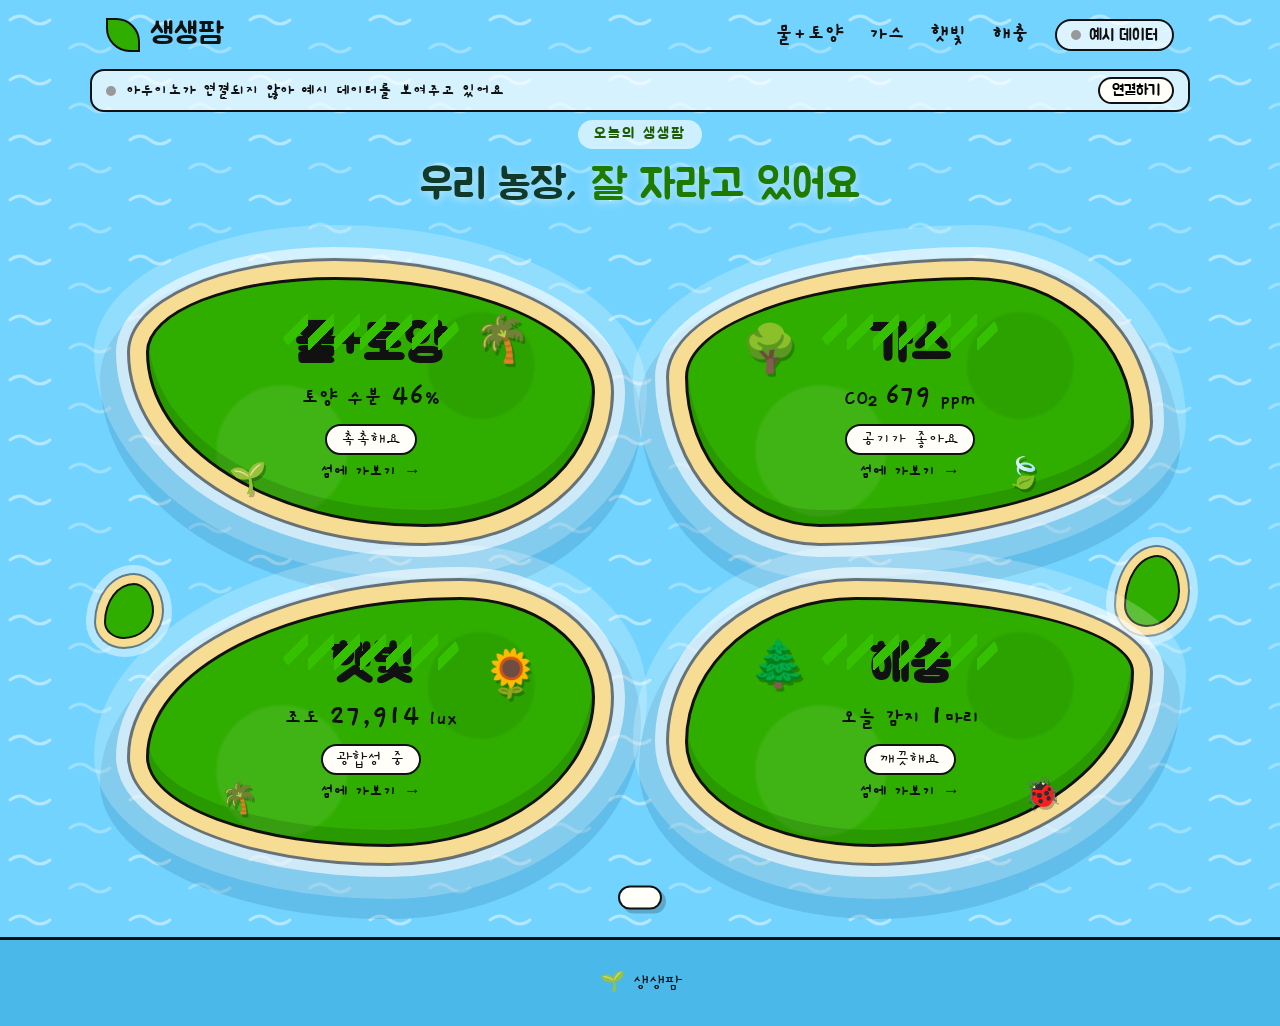
<file: index.html>
<!doctype html>
<html lang="ko">
<head>
<meta charset="utf-8">
<meta name="viewport" content="width=device-width, initial-scale=1">
<title>생생팜</title>
<link rel="preconnect" href="https://fonts.googleapis.com">
<link href="https://fonts.googleapis.com/css2?family=Gaegu:wght@400;700&family=Jua&display=swap" rel="stylesheet">
<link rel="stylesheet" href="style.css">
</head>
<body>

<header>
  <a class="logo" href="#"><span class="mini-leaf"></span>생생팜</a>
  <nav>
    <a href="#soil">물+토양</a>
    <a href="#gas">가스</a>
    <a href="#sun">햇빛</a>
    <a href="#pest">해충</a>
    <button class="conn" id="conn-open" type="button"><span class="dot"></span><span id="conn-label">예시 데이터</span></button>
  </nav>
</header>

<div class="linkbar demo" id="linkbar" role="status" aria-live="polite">
  <span class="dot"></span>
  <span id="linkbar-text">아두이노가 연결되지 않아 예시 데이터를 보여주고 있어요</span>
  <button type="button" id="linkbar-action">연결하기</button>
</div>

<div class="toast" id="toast" role="status" aria-live="assertive"></div>

<div id="home">
  <section class="hero">
    <span class="kicker">오늘의 생생팜</span>
    <h1>우리 농장, <span class="green">잘 자라고 있어요</span></h1>
  </section>

  <section class="blobs" id="env">
    <span class="seed" style="width:56px;height:72px;right:10px;top:46%;"></span>
    <span class="seed" style="width:50px;height:56px;left:14px;top:50%;"></span>

    <a class="blob b1" href="#soil">
      <span class="deco" style="top:16%;right:14%">🌴</span>
      <span class="deco small" style="bottom:12%;left:18%">🌱</span>
      <h2>물+토양</h2>
      <div class="reading">토양 수분 <strong data-v="soil">--</strong>%</div>
      <span class="status" data-s="soil">대기 중</span>
      <span class="more">섬에 가보기 →</span>
    </a>

    <a class="blob b2" href="#gas">
      <span class="deco" style="top:20%;left:12%">🌳</span>
      <span class="deco small" style="bottom:14%;right:20%">🍃</span>
      <h2>가스</h2>
      <div class="reading">CO₂ <strong data-v="gas">--</strong> ppm</div>
      <span class="status" data-s="gas">대기 중</span>
      <span class="more">섬에 가보기 →</span>
    </a>

    <a class="blob b3" href="#sun">
      <span class="deco" style="top:22%;right:12%">🌻</span>
      <span class="deco small" style="bottom:12%;left:16%">🌴</span>
      <h2>햇빛</h2>
      <div class="reading">조도 <strong data-v="sun">--</strong> lux</div>
      <span class="status" data-s="sun">대기 중</span>
      <span class="more">섬에 가보기 →</span>
    </a>

    <a class="blob b4" href="#pest">
      <span class="deco" style="top:18%;left:14%">🌲</span>
      <span class="deco small" style="bottom:14%;right:16%">🐞</span>
      <h2>해충</h2>
      <div class="reading">오늘 감지 <strong data-v="pest">--</strong>마리</div>
      <span class="status" data-s="pest">대기 중</span>
      <span class="more">섬에 가보기 →</span>
    </a>
  </section>
</div>

<main class="detail" id="page" hidden></main>

<footer>🌱 생생팜</footer>

<dialog class="panel" id="panel">
  <h3>아두이노 연결</h3>
  <p class="hint" id="panel-state">연결돼 있지 않아요.</p>

  <div class="row">
    <button class="btn" id="btn-ble" type="button">
      블루투스(BLE)로 연결
      <small>HM-10 · AT-09 · BT05 · ESP32</small>
    </button>
    <button class="btn" id="btn-serial" type="button">
      시리얼 포트로 연결
      <small>HC-05 · HC-06 (먼저 Windows에서 페어링) · USB 케이블</small>
    </button>
  </div>
  <p class="error" id="panel-error" hidden></p>

  <p class="hint">마지막으로 받은 데이터</p>
  <code id="panel-raw">아직 받은 데이터가 없어요</code>
  <p class="hint">아두이노는 <b>[PERIODIC] Soli : 습도,Light : 조도,Gas : 가스</b> 형식으로 한 줄씩 보내면 돼요. Chrome · Edge에서만 동작해요.</p>

  <div class="panel-foot">
    <button class="btn ghost" id="btn-disconnect" type="button" disabled>연결 끊기</button>
    <button class="btn ghost" id="btn-clear" type="button">기록 지우기</button>
    <form method="dialog"><button class="btn ghost">닫기</button></form>
  </div>
</dialog>

<script src="farm.js"></script>
<script src="connect.js"></script>
<script>
  initApp();
  initConnect();
</script>
</body>
</html>
</file>
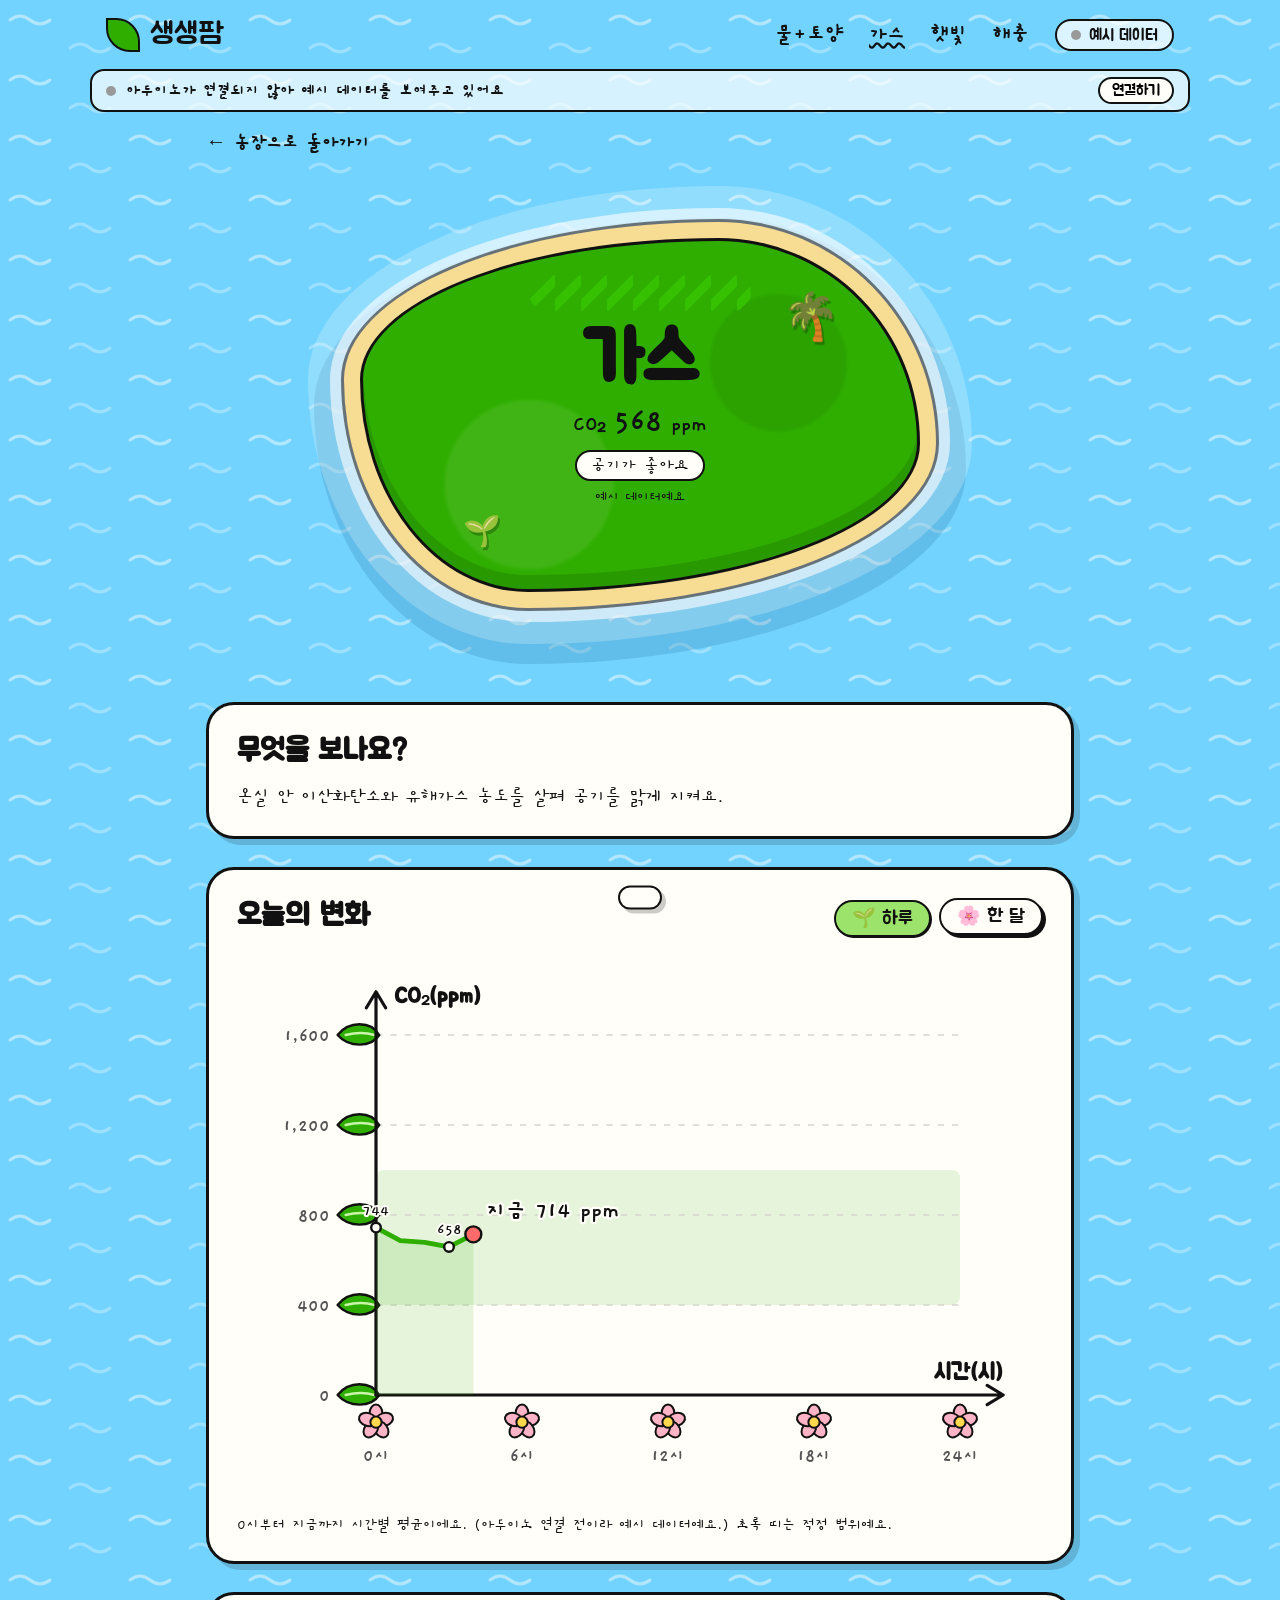
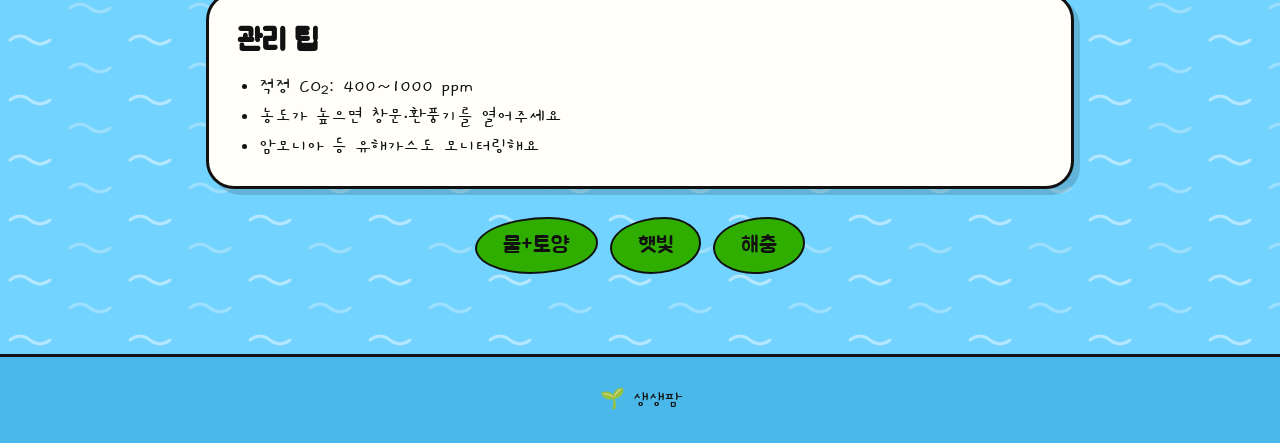
<file: gas.html>
<!doctype html>
<html lang="ko">
<head>
<meta charset="utf-8">
<title>생생팜</title>
<meta http-equiv="refresh" content="0; url=index.html#gas">
<script>location.replace("index.html#gas");</script>
</head>
<body><a href="index.html#gas">생생팜으로 이동</a></body>
</html>
</file>
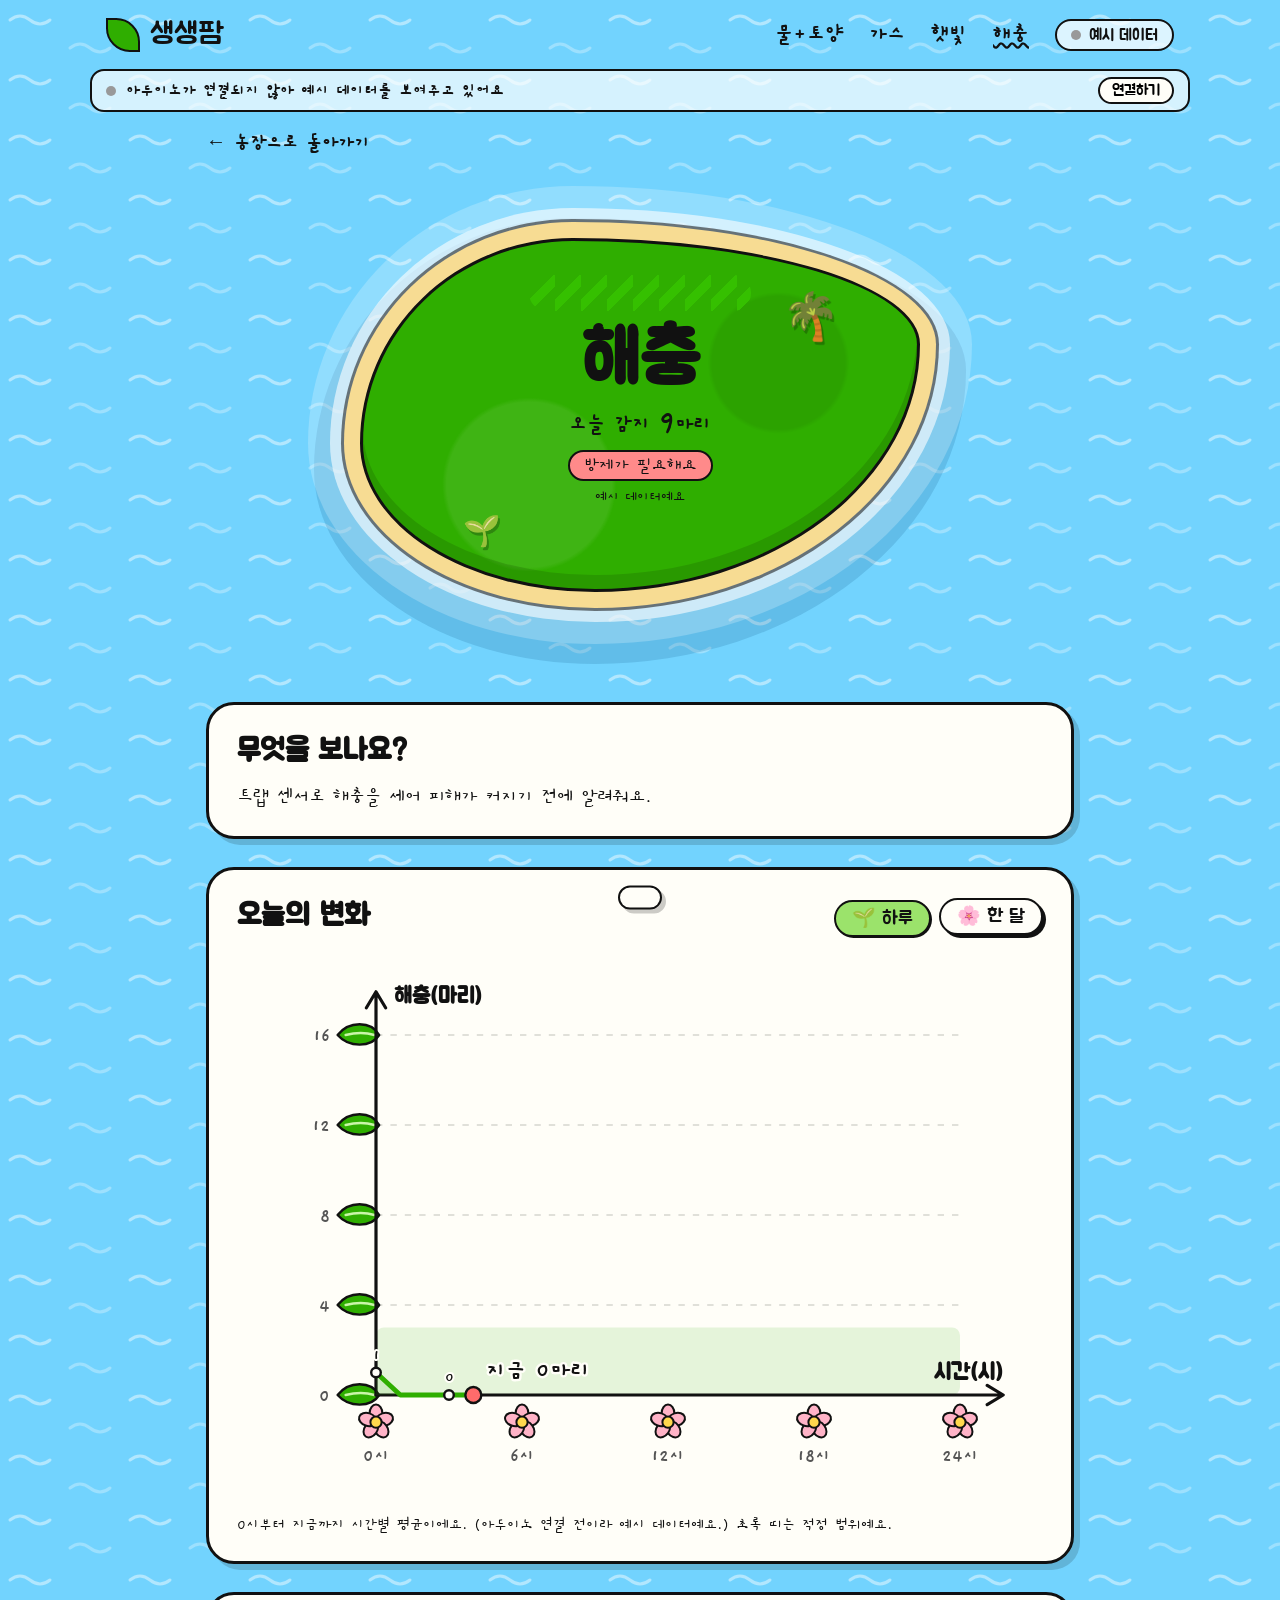
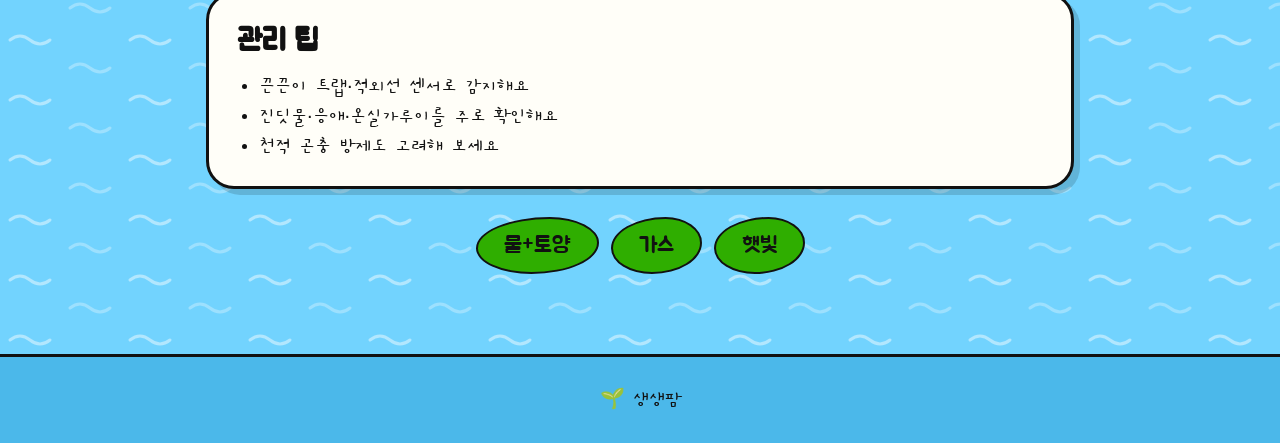
<file: pest.html>
<!doctype html>
<html lang="ko">
<head>
<meta charset="utf-8">
<title>생생팜</title>
<meta http-equiv="refresh" content="0; url=index.html#pest">
<script>location.replace("index.html#pest");</script>
</head>
<body><a href="index.html#pest">생생팜으로 이동</a></body>
</html>
</file>
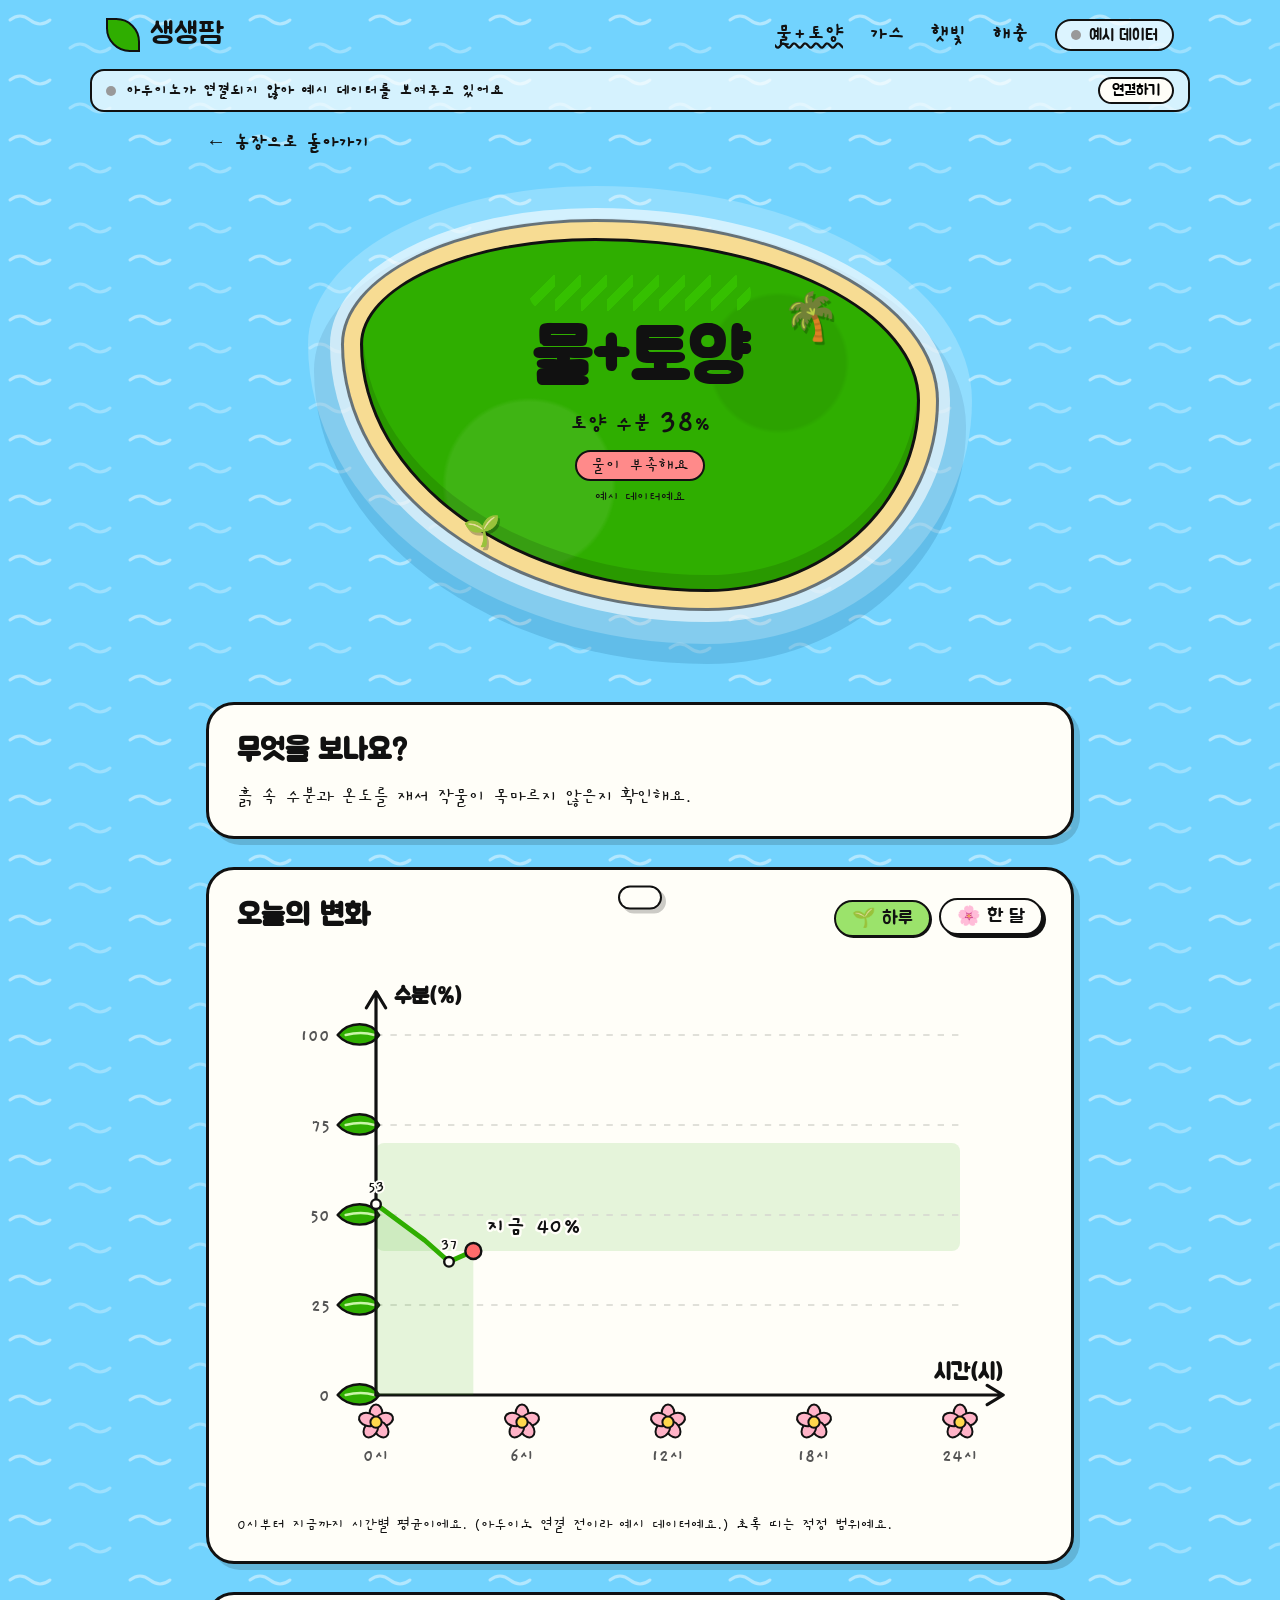
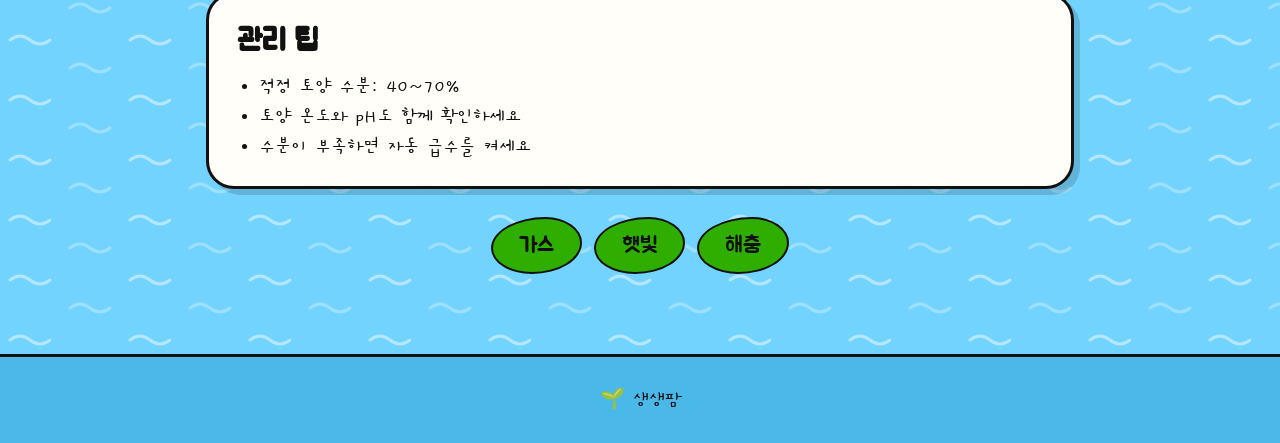
<file: soil.html>
<!doctype html>
<html lang="ko">
<head>
<meta charset="utf-8">
<title>생생팜</title>
<meta http-equiv="refresh" content="0; url=index.html#soil">
<script>location.replace("index.html#soil");</script>
</head>
<body><a href="index.html#soil">생생팜으로 이동</a></body>
</html>
</file>
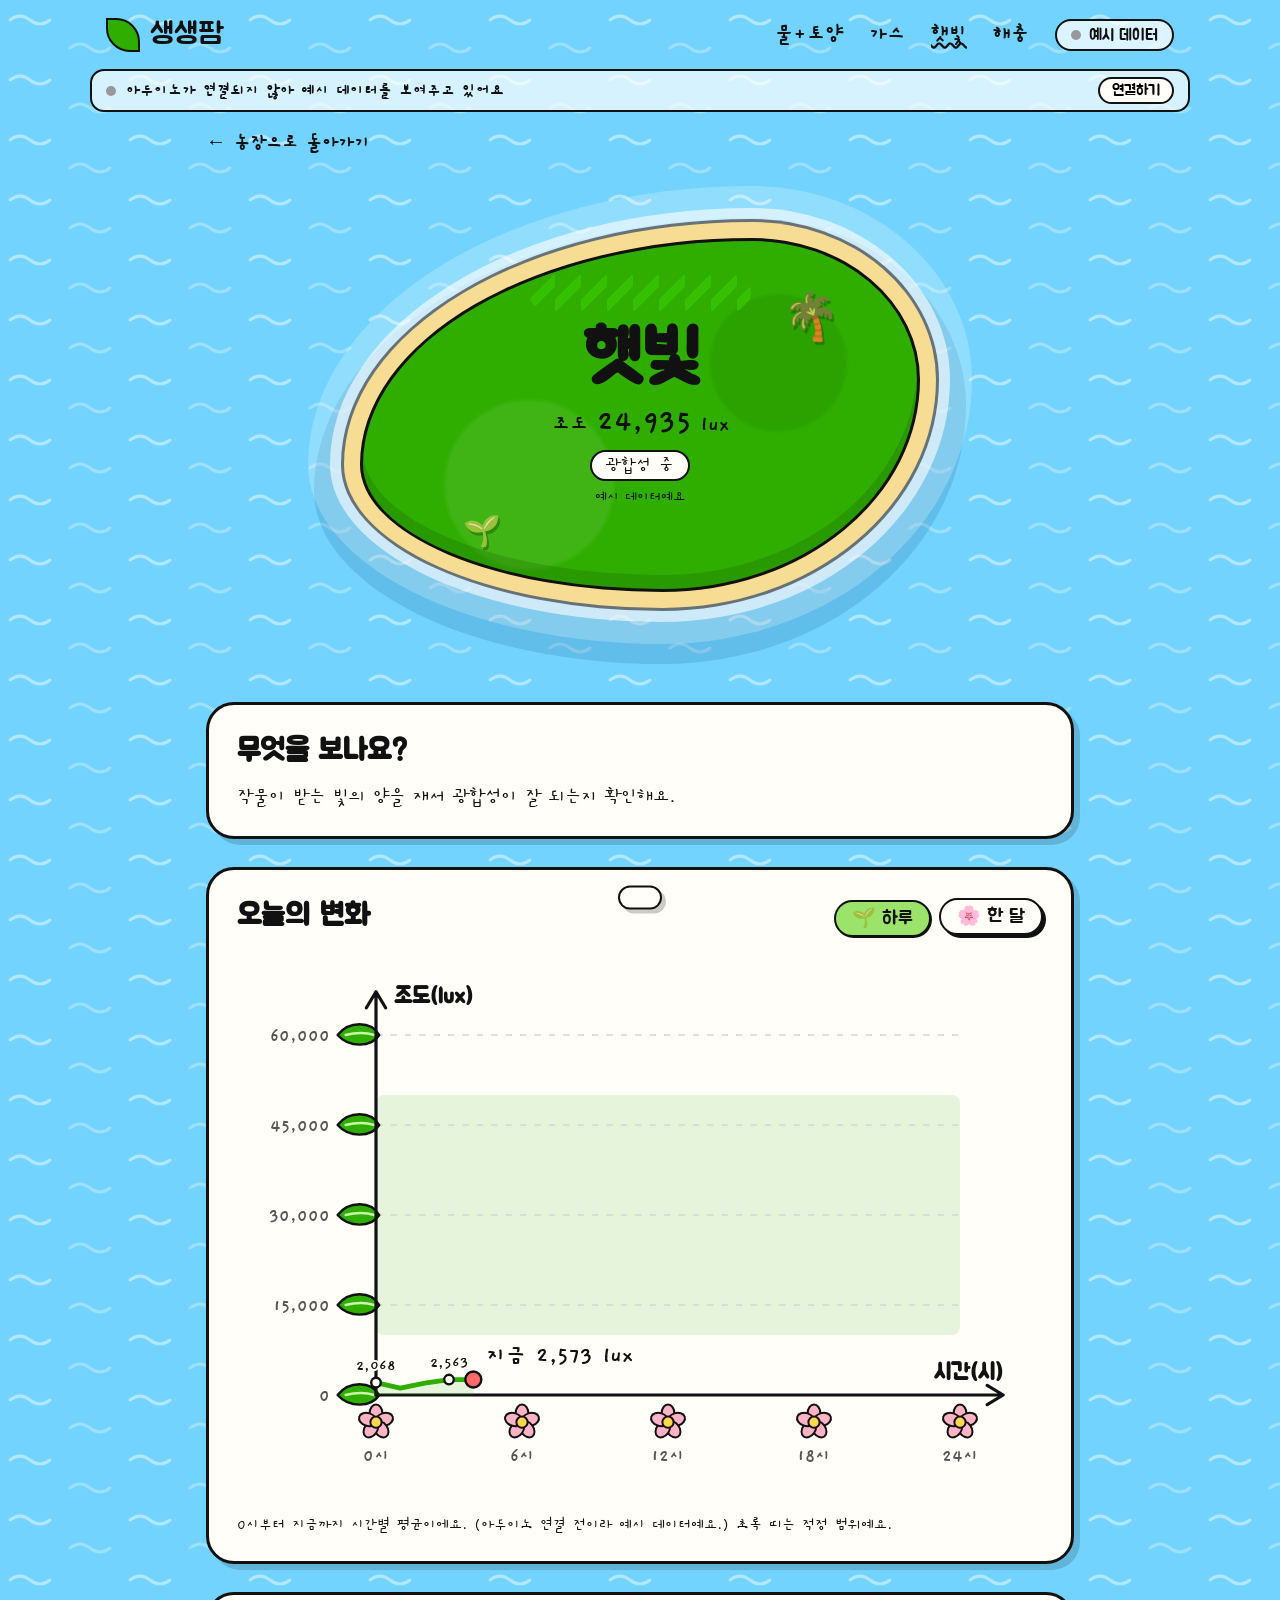
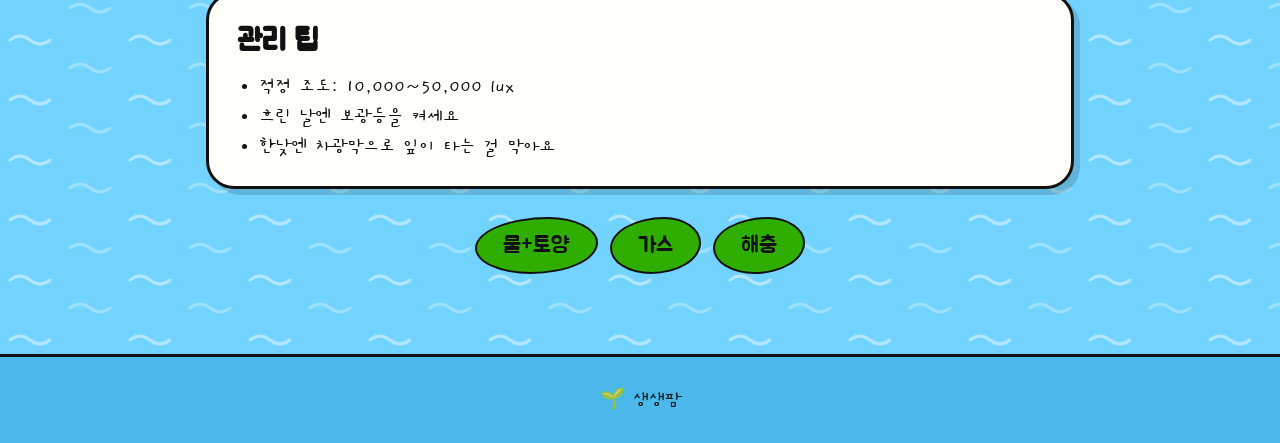
<file: sun.html>
<!doctype html>
<html lang="ko">
<head>
<meta charset="utf-8">
<title>생생팜</title>
<meta http-equiv="refresh" content="0; url=index.html#sun">
<script>location.replace("index.html#sun");</script>
</head>
<body><a href="index.html#sun">생생팜으로 이동</a></body>
</html>
</file>
<file: style.css>
:root {
  --sky: #72d3fe;
  --sky-deep: #4bb8ea;
  --leaf: #2fae00;
  --leaf-light: #35c000;
  --ink: #111;
  --paper: #fffef8;
}
* { box-sizing: border-box; }
body {
  margin: 0;
  /* 바다: 하늘색 위에 흰 물결 무늬가 천천히 흐름 */
  background:
    url("data:image/svg+xml,%3Csvg xmlns='http://www.w3.org/2000/svg' width='120' height='60'%3E%3Cpath d='M10 20 q10 -8 20 0 t20 0' fill='none' stroke='%23fff' stroke-opacity='.45' stroke-width='3' stroke-linecap='round'/%3E%3Cpath d='M70 48 q10 -8 20 0 t20 0' fill='none' stroke='%23fff' stroke-opacity='.3' stroke-width='3' stroke-linecap='round'/%3E%3C/svg%3E") 0 0 / 120px 60px,
    var(--sky);
  animation: sea 18s linear infinite;
  color: var(--ink);
  font-family: "Gaegu", "Jua", sans-serif;
  font-size: 20px;
  line-height: 1.5;
  overflow-x: hidden;
}
a { color: inherit; }
@keyframes sea { to { background-position: 120px 0, 0 0; } }
@media (prefers-reduced-motion: reduce) {
  body, .blob { animation: none !important; }
}

/* ---------- 헤더 ---------- */
header {
  display: flex;
  align-items: center;
  justify-content: space-between;
  flex-wrap: wrap;
  gap: 8px;
  max-width: 1100px;
  margin: 0 auto;
  padding: 12px 16px;
}
.logo {
  font-family: "Jua", sans-serif;
  font-size: 30px;
  text-decoration: none;
  display: flex;
  align-items: center;
  gap: 10px;
}
.logo .mini-leaf {
  width: 34px; height: 34px;
  background: var(--leaf);
  border: 2.5px solid var(--ink);
  border-radius: 0 70% 0 70%;
}
nav a {
  margin-left: 18px;
  font-weight: 700;
  text-decoration: none;
  font-size: 22px;
}
nav a:hover, nav a[aria-current] { text-decoration: underline wavy; }

/* ---------- 아두이노 연결 상태 ---------- */
.conn {
  display: inline-flex;
  align-items: center;
  gap: 8px;
  margin-left: 18px;
  font-family: "Jua", sans-serif;
  font-size: 16px;
  color: var(--ink);
  background: rgba(255,255,255,.75);
  border: 2px solid var(--ink);
  border-radius: 999px;
  padding: 4px 14px;
  cursor: pointer;
}
.conn:hover { background: #fff; }
.conn .dot, .linkbar .dot { width: 10px; height: 10px; border-radius: 50%; background: #999; flex: none; }
.conn.live .dot, .linkbar.live .dot { background: #1f9d00; animation: ping 1.6s ease-out infinite; }
.conn.wait .dot, .linkbar.wait .dot { background: #f2a900; }
.conn.off .dot, .linkbar.off .dot { background: #d93025; }

/* 헤더 아래 연결 상태 줄 */
.linkbar {
  display: flex;
  align-items: center;
  gap: 10px;
  max-width: 1100px;
  margin: 0 auto 6px;
  width: calc(100% - 32px);
  padding: 6px 14px;
  border: 2px solid var(--ink);
  border-radius: 14px;
  font-size: 17px;
  font-weight: 700;
  background: rgba(255,255,255,.7);
}
.linkbar.live { background: #e3f8d6; }
.linkbar.wait { background: #fff1c2; }
.linkbar.off  { background: #ffe0dc; }
.linkbar #linkbar-text { flex: 1; }
.linkbar button {
  font-family: "Jua", sans-serif;
  font-size: 15px;
  background: var(--paper);
  border: 2px solid var(--ink);
  border-radius: 999px;
  padding: 2px 12px;
  cursor: pointer;
  flex: none;
}

/* 연결/끊김 알림 */
.toast {
  position: fixed;
  left: 50%;
  bottom: 24px;
  transform: translate(-50%, 140%);
  max-width: calc(100% - 32px);
  padding: 10px 20px;
  border: 2.5px solid var(--ink);
  border-radius: 14px;
  background: var(--paper);
  font-family: "Jua", sans-serif;
  font-size: 18px;
  box-shadow: 4px 4px 0 rgba(0,0,0,.2);
  transition: transform .3s ease;
  z-index: 10;
  pointer-events: none;
}
.toast.show { transform: translate(-50%, 0); }
.toast.live { background: #e3f8d6; }
.toast.off  { background: #ffe0dc; }
@keyframes ping {
  0% { box-shadow: 0 0 0 0 rgba(31,157,0,.6); }
  100% { box-shadow: 0 0 0 8px rgba(31,157,0,0); }
}
.seen { font-size: 15px; margin-top: 6px; }

dialog.panel {
  border: 3px solid var(--ink);
  border-radius: 24px;
  padding: 24px 26px;
  max-width: 460px;
  width: calc(100% - 32px);
  background: var(--paper);
  color: var(--ink);
  font: inherit;
}
dialog.panel::backdrop { background: rgba(0,0,0,.35); }
.panel h3 { font-family: "Jua", sans-serif; font-size: 28px; margin: 0 0 4px; }
.panel .hint { font-size: 16px; color: #444; margin: 10px 0 6px; }
.panel .row { display: flex; flex-direction: column; gap: 10px; margin: 14px 0; }
.panel code {
  display: block;
  font-family: Consolas, monospace;
  font-size: 14px;
  background: #f1f1ea;
  border-radius: 8px;
  padding: 6px 10px;
  word-break: break-all;
}
.panel .error { color: #b00020; font-size: 16px; margin: 0; }
.btn {
  font-family: "Jua", sans-serif;
  font-size: 18px;
  color: var(--ink);
  text-align: left;
  background: #9be36b;
  border: 2.5px solid var(--ink);
  border-radius: 14px;
  padding: 10px 14px;
  box-shadow: 3px 3px 0 var(--ink);
  cursor: pointer;
}
.btn small { display: block; font-family: "Gaegu", sans-serif; font-size: 15px; font-weight: 700; }
.btn:hover:not(:disabled) { transform: translate(-1px, -1px); }
.btn.ghost { background: var(--paper); font-size: 16px; padding: 6px 12px; }
.btn:disabled { opacity: .45; cursor: not-allowed; }
.panel-foot { display: flex; flex-wrap: wrap; gap: 8px; margin-top: 16px; }
.panel-foot form { margin: 0 0 0 auto; }

/* ---------- 히어로 ---------- */
.hero {
  max-width: 1100px;
  margin: 0 auto;
  padding: 0 16px 14px;
  text-align: center;
}
/* 부드럽고 깔끔한 제목: 굵은 테두리·움직임 없이 차분하게 */
.hero .kicker {
  display: inline-block;
  font-family: "Jua", sans-serif;
  font-size: 15px;
  letter-spacing: 2px;
  color: #1d5c00;
  background: rgba(255,255,255,.65);
  border-radius: 999px;
  padding: 3px 16px;
}
.hero h1 {
  font-family: "Jua", sans-serif;
  font-weight: 400;
  font-size: clamp(26px, 4.2vw, 42px);
  line-height: 1.25;
  margin: 10px 0 4px;
  color: #123a2a;
  text-shadow: 0 2px 10px rgba(255,255,255,.55);
}
.hero h1 .green { color: #1f7a00; }
.hero p { font-size: 18px; margin: 0; }

/* ---------- 블롭(섬) ---------- */
.blobs {
  max-width: 1100px;
  margin: 0 auto;
  padding: 48px 56px 90px;
  display: grid;
  grid-template-columns: repeat(2, 1fr);
  gap: 70px 90px;
  position: relative;
}
/* 섬: 풀밭 → 해안선 → 모래사장 → 하얀 파도 → 얕은 바다 */
.blob {
  --island: var(--leaf);
  position: relative;
  display: flex;
  flex-direction: column;
  align-items: center;
  justify-content: center;
  text-align: center;
  background:
    radial-gradient(circle at 30% 70%, rgba(255,255,255,.08) 0 18%, transparent 19%),
    radial-gradient(circle at 75% 35%, rgba(0,0,0,.07) 0 14%, transparent 15%),
    var(--island);
  border: 3px solid var(--ink);
  box-shadow:
    inset 0 -14px 0 rgba(0,0,0,.12),
    0 0 0 16px #f7dc93,
    0 0 0 19px rgba(17,17,17,.55),
    0 0 0 30px rgba(255,255,255,.6),
    0 0 0 52px rgba(255,255,255,.22),
    0 26px 0 46px rgba(20,90,140,.18);
  /* 둥근 모서리에 글자가 잘리지 않도록 좌우 여백을 넉넉하게 */
  padding: 30px 16%;
  /* 첫 화면에 섬 4개가 모두 보이도록 화면 높이에 맞춤 */
  min-height: clamp(180px, calc((100vh - 400px) / 2), 300px);
  text-decoration: none;
  color: var(--ink);
  animation: bob 5s ease-in-out infinite;
}
.blob.b2 { animation-delay: -1.2s; }
.blob.b3 { animation-delay: -2.5s; }
.blob.b4 { animation-delay: -3.7s; }
@keyframes bob {
  0%, 100% { transform: translateY(0) rotate(0); }
  50% { transform: translateY(-8px) rotate(.6deg); }
}
a.blob:hover, a.blob:focus-visible {
  animation-play-state: paused;
  filter: brightness(1.08);
  outline: none;
}
.deco {
  position: absolute;
  font-size: 46px;
  line-height: 1;
  filter: drop-shadow(2px 3px 0 rgba(0,0,0,.25));
  pointer-events: none;
}
.deco.small { font-size: 30px; }
.blob.b1 { border-radius: 42% 58% 38% 62% / 30% 46% 54% 70%; }
.blob.b2 { border-radius: 64% 36% 70% 30% / 40% 58% 42% 60%; }
.blob.b3 { border-radius: 70% 30% 46% 54% / 64% 40% 60% 36%; }
.blob.b4 { border-radius: 38% 62% 58% 42% / 58% 30% 70% 42%; }
/* 그림의 지그재그 하이라이트 */
.blob::before {
  content: "";
  position: absolute;
  top: 34px; left: 30%;
  width: 40%; height: 36px;
  background:
    linear-gradient(135deg, transparent 40%, var(--leaf-light) 40% 60%, transparent 60%) 0 0 / 26px 36px repeat-x;
  border-radius: 20px;
}
.blob h2 {
  font-family: "Jua", sans-serif;
  font-size: clamp(34px, 4.2vw, 50px);
  margin: 0 0 2px;
  line-height: 1.1;
  white-space: nowrap;
}
.blob .reading { font-size: 22px; font-weight: 700; line-height: 1.3; }
.blob .reading strong { font-size: 32px; }
.status {
  display: inline-block;
  margin-top: 6px;
  padding: 0 14px;
  background: var(--paper);
  border: 2px solid var(--ink);
  border-radius: 999px;
  font-size: 18px;
}
.status.warn { background: #ffe066; }
.status.bad { background: #ff8a8a; }
.blob .more { margin-top: 4px; font-size: 17px; font-weight: 700; }

/* 작은 무인도 */
.seed {
  position: absolute;
  background: var(--leaf);
  border: 2.5px solid var(--ink);
  border-radius: 60% 40% 60% 40% / 70% 50% 50% 30%;
  box-shadow: 0 0 0 8px #f7dc93, 0 0 0 10px rgba(17,17,17,.5), 0 0 0 18px rgba(255,255,255,.45);
  pointer-events: none;
}

/* ---------- 손그림 그래프 (상세 페이지) ---------- */
.chart-wrap {
  width: 100%;
  max-width: 800px;
  margin: 0 auto;
}
.chart-wrap svg { display: block; width: 100%; height: auto; }
.chart-wrap svg text { font-family: "Gaegu", sans-serif; font-weight: 700; }
.chart-wrap .tick { font-size: 24px; fill: #555; }
.chart-wrap .axis { font-family: "Jua", sans-serif; font-size: 28px; fill: var(--ink); }
.chart-wrap .dot-label { font-size: 20px; fill: var(--ink); paint-order: stroke; stroke: var(--paper); stroke-width: 5px; }
.chart-wrap .now-label { font-size: 30px; fill: var(--ink); paint-order: stroke; stroke: var(--paper); stroke-width: 6px; }
.line {
  fill: none;
  stroke: var(--leaf);
  stroke-width: 6;
  stroke-linecap: round;
  stroke-linejoin: round;
  stroke-dasharray: 4000;
  stroke-dashoffset: 4000;
  animation: draw 2.2s ease forwards;
}
@keyframes draw { to { stroke-dashoffset: 0; } }
.line.still { animation: none; stroke-dashoffset: 0; }
.chart-wrap .empty { font-size: 34px; fill: #777; }
.dot { fill: var(--paper); stroke: var(--ink); stroke-width: 3; }
.dot.now { fill: #ff6b6b; }

/* ---------- 상세 페이지 ---------- */
.detail {
  max-width: 900px;
  margin: 0 auto;
  padding: 10px 16px 80px;
}
.back {
  display: inline-block;
  font-weight: 700;
  text-decoration: none;
  margin-bottom: 20px;
}
.back:hover { text-decoration: underline wavy; }
.detail .blob { min-height: 340px; padding: 80px 16%; max-width: 560px; width: calc(100% - 100px); margin: 60px auto 110px; }
.detail .blob h2 { font-size: clamp(48px, 9vw, 72px); }
.card {
  background: var(--paper);
  border: 3px solid var(--ink);
  border-radius: 28px;
  padding: 24px 28px;
  margin-bottom: 28px;
  box-shadow: 6px 6px 0 rgba(0,0,0,.15);
}
.card h3 { font-family: "Jua", sans-serif; font-size: 30px; margin: 0 0 8px; }
.card ul { margin: 0; padding-left: 22px; }
.card-head {
  display: flex;
  align-items: center;
  justify-content: space-between;
  flex-wrap: wrap;
  gap: 10px;
  margin-bottom: 8px;
}
.card-head h3 { margin: 0; }

/* 하루 / 한 달 버튼: 말랑한 알약 모양 */
.toggle { display: flex; gap: 10px; }
.pill {
  font-family: "Jua", sans-serif;
  font-size: 19px;
  color: var(--ink);
  background: var(--paper);
  border: 2.5px solid var(--ink);
  border-radius: 999px;
  padding: 4px 16px;
  box-shadow: 3px 3px 0 var(--ink);
  cursor: pointer;
  transition: transform .15s ease, box-shadow .15s ease, background .15s ease;
}
.pill:hover { transform: rotate(-4deg) translateY(-2px); background: #fff3c4; }
.pill[aria-pressed="true"] {
  background: #9be36b;
  box-shadow: 1px 1px 0 var(--ink);
  transform: translate(2px, 2px);
  animation: boing .4s ease;
}
.pill:focus-visible { outline: 3px dashed var(--leaf); outline-offset: 3px; }
@keyframes boing {
  0% { transform: translate(2px, 2px) scale(1); }
  40% { transform: translate(2px, 2px) scale(1.12, .9); }
  70% { transform: translate(2px, 2px) scale(.95, 1.06); }
  100% { transform: translate(2px, 2px) scale(1); }
}
.card p { margin: 0; }
.others {
  display: flex;
  flex-wrap: wrap;
  gap: 12px;
  justify-content: center;
}
.others a {
  font-family: "Jua", sans-serif;
  font-size: 22px;
  text-decoration: none;
  background: var(--leaf);
  border: 2.5px solid var(--ink);
  border-radius: 60% 40% 55% 45% / 55% 45% 55% 45%;
  padding: 10px 26px;
}
.others a:hover { transform: rotate(-3deg); }

footer {
  text-align: center;
  padding: 28px 16px;
  background: var(--sky-deep);
  border-top: 3px solid var(--ink);
}

@media (max-width: 700px) {
  /* 휴대폰에서도 2×2로 한 화면에 */
  .blobs { gap: 44px 40px; padding: 30px 30px 60px; }
  .blob {
    min-height: clamp(150px, calc((100vh - 380px) / 2), 240px);
    padding: 20px 8%;
    box-shadow:
      inset 0 -8px 0 rgba(0,0,0,.12),
      0 0 0 9px #f7dc93,
      0 0 0 11px rgba(17,17,17,.55),
      0 0 0 18px rgba(255,255,255,.6),
      0 0 0 28px rgba(255,255,255,.22);
  }
  .blob::before { top: 16px; height: 22px; background-size: 18px 22px; }
  .blob h2 { font-size: 26px; }
  .blob .reading { font-size: 14px; }
  .blob .reading strong { font-size: 20px; }
  .status { font-size: 13px; padding: 0 8px; margin-top: 4px; }
  .blob .more { display: none; }
  .deco { font-size: 24px; }
  .deco.small { font-size: 16px; }
  .detail .blob { min-height: 260px; padding: 60px 14%; }
  .detail .blob h2 { font-size: 44px; }
  .detail .blob .reading { font-size: 20px; }
  .detail .blob .reading strong { font-size: 30px; }
  nav a { margin-left: 10px; font-size: 18px; }
  .seed { display: none; }
}
</file>
